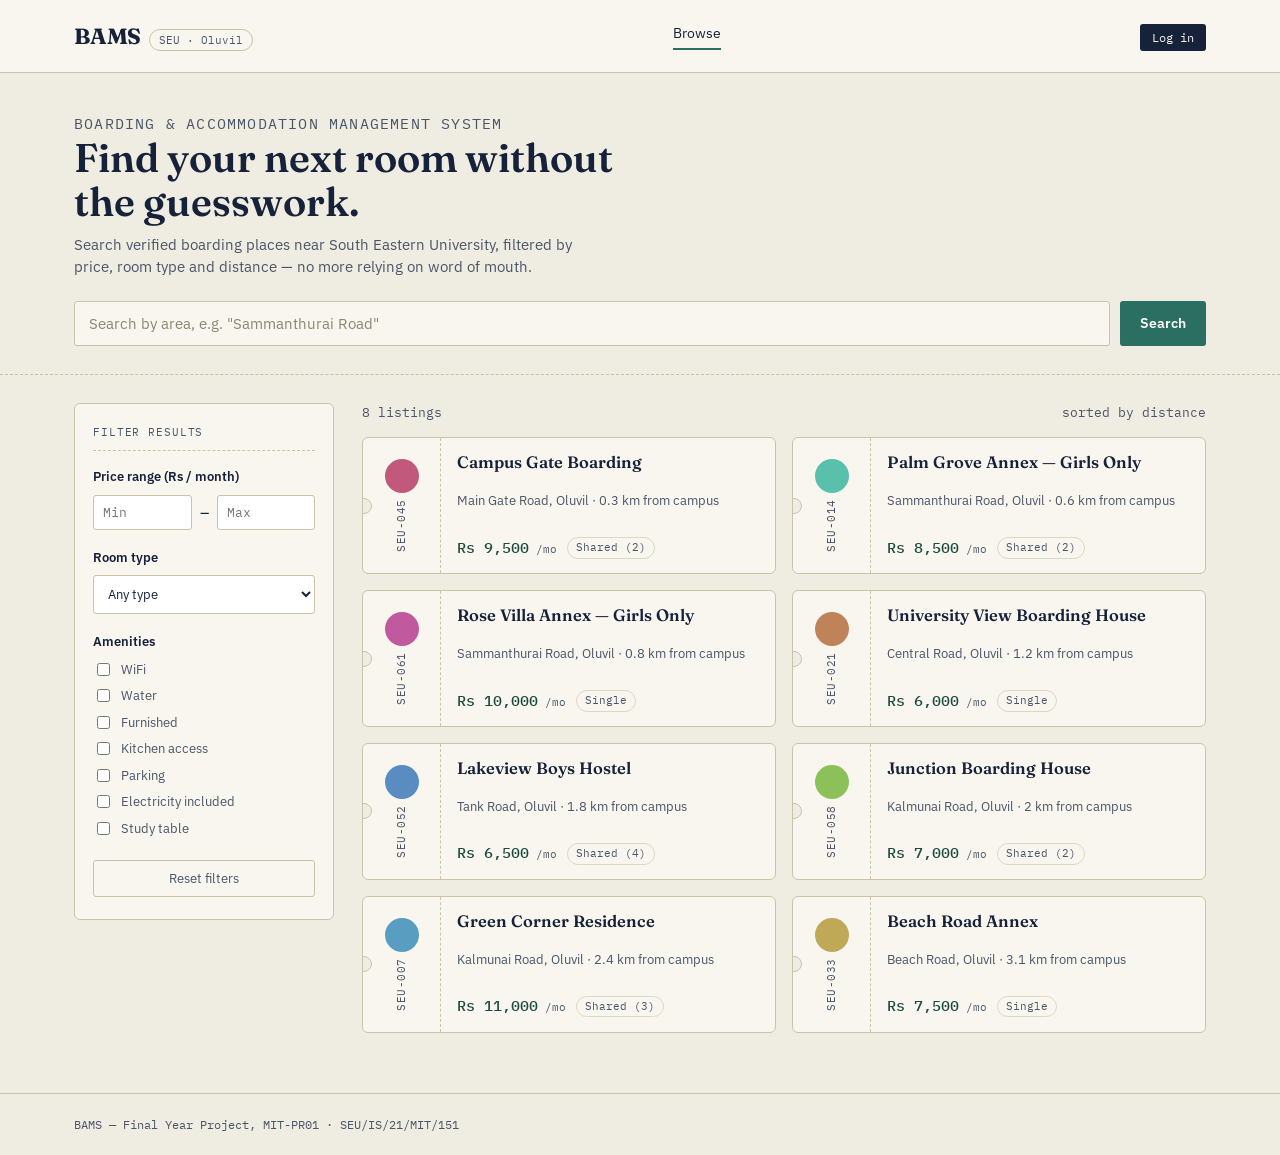
<file: index.html>
<!DOCTYPE html>
<html lang="en">
<head>
<meta charset="UTF-8" />
<meta name="viewport" content="width=device-width, initial-scale=1.0" />
<title>BAMS — Find Boarding Near SEU</title>
<link rel="stylesheet" href="css/style.css" />
</head>
<body>

<header class="site-header">
  <div class="shell">
    <a href="index.html" class="brand">
      <span class="brand-mark">BAMS</span>
      <span class="brand-tag">SEU · Oluvil</span>
    </a>
    <nav class="site-nav" id="site-nav">
      <a href="index.html" class="active">Browse</a>
      <a href="my-inquiries.html" data-nav="inquiries">My Inquiries</a>
      <a href="provider-dashboard.html" data-nav="provider">Provider Dashboard</a>
      <a href="admin.html" data-nav="admin">Admin</a>
    </nav>
    <span id="auth-slot"></span>
  </div>
</header>

<section class="intro">
  <div class="shell">
    <p class="intro-eyebrow">Boarding &amp; Accommodation Management System</p>
    <h1>Find your next room without the guesswork.</h1>
    <p>Search verified boarding places near South Eastern University, filtered by price, room type and distance — no more relying on word of mouth.</p>

    <div class="search-row">
      <input type="text" id="keyword" placeholder="Search by area, e.g. &quot;Sammanthurai Road&quot;" />
      <button class="btn" id="search-btn">Search</button>
    </div>
  </div>
</section>

<div class="shell">
  <div class="browse-grid">

    <aside class="filter-card">
      <p class="filter-card-title">Filter results</p>

      <div class="filter-group">
        <label class="group-label">Price range (Rs / month)</label>
        <div class="price-inputs">
          <input type="number" id="min-price" placeholder="Min" min="0" />
          <span>–</span>
          <input type="number" id="max-price" placeholder="Max" min="0" />
        </div>
      </div>

      <div class="filter-group">
        <label class="group-label" for="room-type">Room type</label>
        <select id="room-type">
          <option value="">Any type</option>
          <option value="Annex">Annex</option>
          <option value="Boarding House">Boarding House</option>
          <option value="Apartment">Apartment</option>
          <option value="Hostel">Hostel</option>
        </select>
      </div>

      <div class="filter-group">
        <label class="group-label">Amenities</label>
        <div class="checkbox-list" id="amenity-list"></div>
      </div>

      <button class="filter-reset" id="reset-btn">Reset filters</button>
    </aside>

    <main>
      <div class="results-meta">
        <span id="results-count">— listings</span>
        <span>sorted by distance</span>
      </div>
      <div class="results-grid" id="results-grid"></div>
    </main>

  </div>
</div>

<footer class="site-footer">
  <div class="shell">BAMS — Final Year Project, MIT-PR01 · SEU/IS/21/MIT/151</div>
</footer>

<script src="js/data.js"></script>
<script src="js/auth.js"></script>
<script src="js/header.js"></script>
<script src="js/app.js"></script>
</body>
</html>
</file>
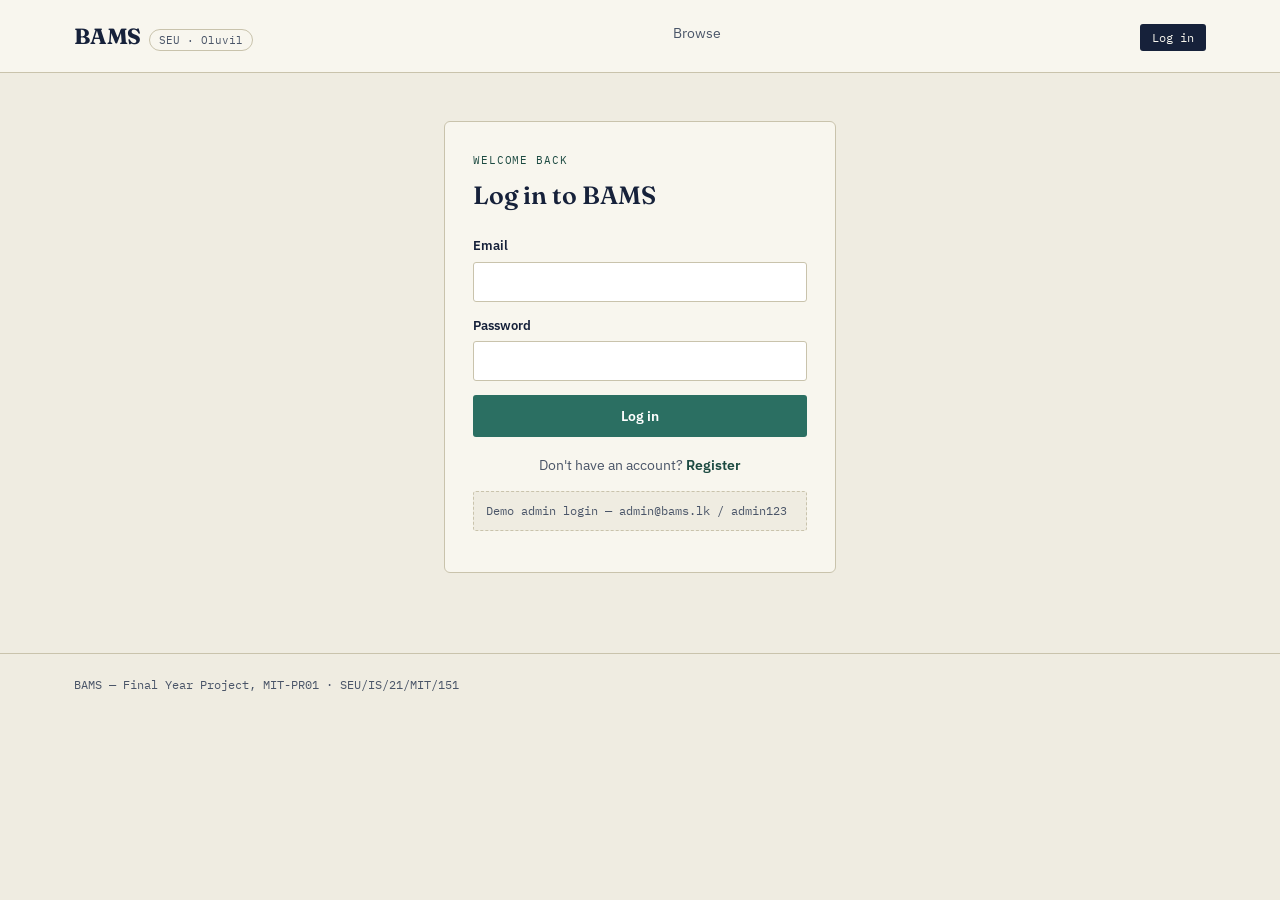
<file: admin.html>
<!DOCTYPE html>
<html lang="en">
<head>
<meta charset="UTF-8" />
<meta name="viewport" content="width=device-width, initial-scale=1.0" />
<title>Admin Panel — BAMS</title>
<link rel="stylesheet" href="css/style.css" />
</head>
<body>

<header class="site-header">
  <div class="shell">
    <a href="index.html" class="brand">
      <span class="brand-mark">BAMS</span>
      <span class="brand-tag">SEU · Oluvil</span>
    </a>
    <nav class="site-nav" id="site-nav">
      <a href="index.html">Browse</a>
      <a href="my-inquiries.html" data-nav="inquiries">My Inquiries</a>
      <a href="provider-dashboard.html" data-nav="provider">Provider Dashboard</a>
      <a href="admin.html" data-nav="admin" class="active">Admin</a>
    </nav>
    <span id="auth-slot"></span>
  </div>
</header>

<div class="shell">
  <div class="dash-header">
    <div>
      <h1>Admin Panel</h1>
      <p>Verify listings, manage accounts, and keep an eye on system activity.</p>
    </div>
  </div>

  <div style="padding: 28px 0 60px;">

    <section class="admin-section">
      <p class="admin-section-title">
        <span>Pending listing approvals</span>
        <span class="count" id="pending-count">0</span>
      </p>
      <div class="admin-list" id="pending-list"></div>
    </section>

    <section class="admin-section">
      <p class="admin-section-title">
        <span>All listings</span>
        <span class="count" id="all-listings-count">0</span>
      </p>
      <div class="admin-list" id="all-listings-list"></div>
    </section>

    <section class="admin-section">
      <p class="admin-section-title">
        <span>User accounts</span>
        <span class="count" id="user-count">0</span>
      </p>
      <div class="admin-list" id="user-list"></div>
    </section>

    <section class="admin-section">
      <p class="admin-section-title">
        <span>Recent activity</span>
        <span class="count" id="activity-count">0</span>
      </p>
      <div class="activity-feed" id="activity-feed"></div>
    </section>

  </div>
</div>

<footer class="site-footer">
  <div class="shell">BAMS — Final Year Project, MIT-PR01 · SEU/IS/21/MIT/151</div>
</footer>

<script src="js/data.js"></script>
<script src="js/auth.js"></script>
<script src="js/header.js"></script>
<script src="js/admin.js"></script>
</body>
</html>
</file>
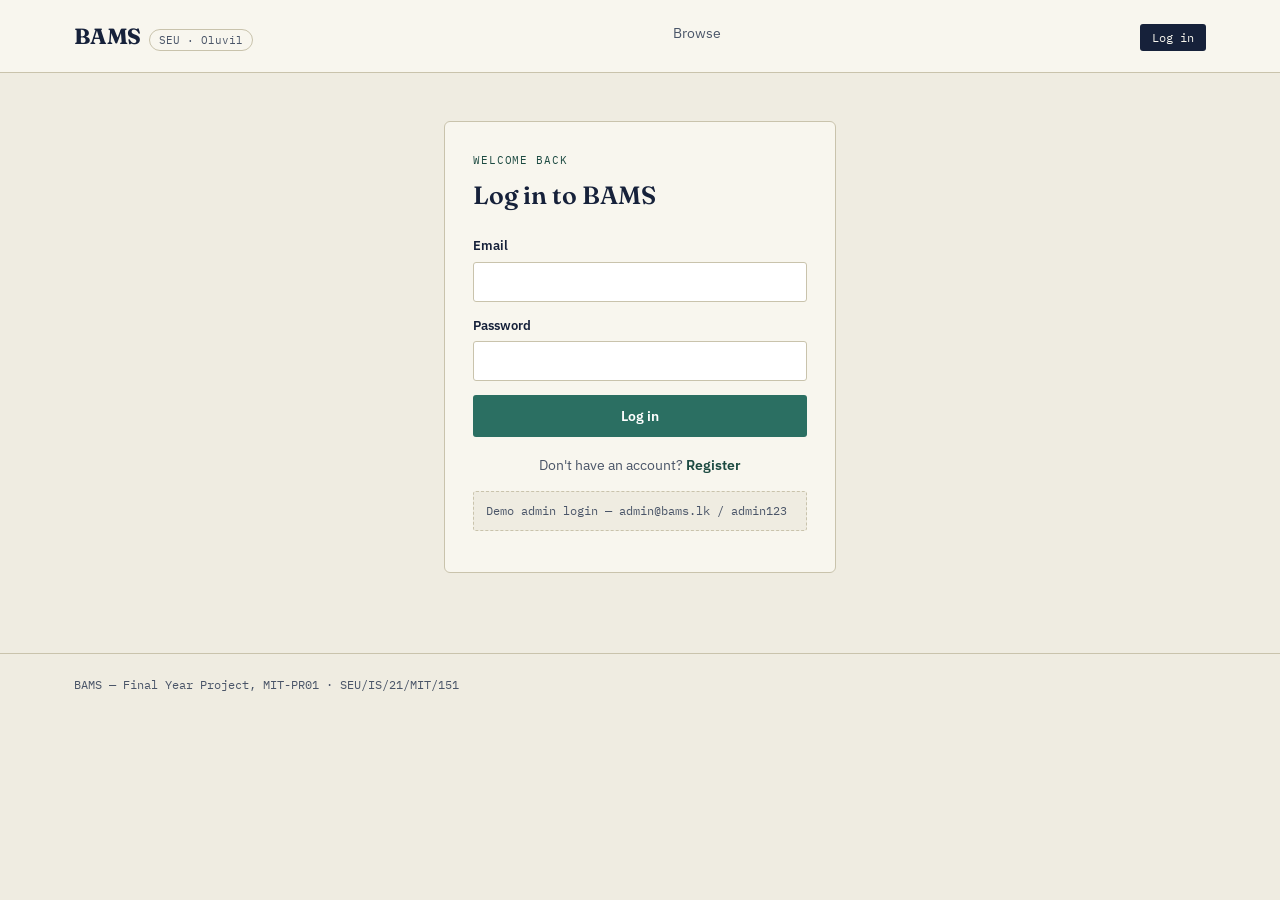
<file: login.html>
<!DOCTYPE html>
<html lang="en">
<head>
<meta charset="UTF-8" />
<meta name="viewport" content="width=device-width, initial-scale=1.0" />
<title>Log In — BAMS</title>
<link rel="stylesheet" href="css/style.css" />
</head>
<body>

<header class="site-header">
  <div class="shell">
    <a href="index.html" class="brand">
      <span class="brand-mark">BAMS</span>
      <span class="brand-tag">SEU · Oluvil</span>
    </a>
    <nav class="site-nav" id="site-nav">
      <a href="index.html">Browse</a>
      <a href="my-inquiries.html" data-nav="inquiries">My Inquiries</a>
      <a href="provider-dashboard.html" data-nav="provider">Provider Dashboard</a>
      <a href="admin.html" data-nav="admin">Admin</a>
    </nav>
    <span id="auth-slot"></span>
  </div>
</header>

<div class="shell">
  <div class="auth-wrap">
    <div class="auth-card">
      <p class="auth-eyebrow">Welcome back</p>
      <h1>Log in to BAMS</h1>

      <div class="auth-error" id="auth-error"></div>

      <form id="login-form">
        <div class="field">
          <label for="login-email">Email</label>
          <input type="email" id="login-email" required />
        </div>
        <div class="field">
          <label for="login-password">Password</label>
          <input type="password" id="login-password" required />
        </div>

        <button type="submit" class="btn" style="width:100%;">Log in</button>
      </form>

      <p class="auth-switch">Don't have an account? <a href="register.html">Register</a></p>

      <p class="auth-hint">Demo admin login — admin@bams.lk / admin123</p>
    </div>
  </div>
</div>

<footer class="site-footer">
  <div class="shell">BAMS — Final Year Project, MIT-PR01 · SEU/IS/21/MIT/151</div>
</footer>

<script src="js/data.js"></script>
<script src="js/auth.js"></script>
<script src="js/header.js"></script>
<script>
  document.getElementById("login-form").addEventListener("submit", (e) => {
    e.preventDefault();
    const errorBox = document.getElementById("auth-error");
    errorBox.classList.remove("show");

    const email = document.getElementById("login-email").value.trim();
    const password = document.getElementById("login-password").value;

    const result = loginUser({ email, password });

    if (!result.ok) {
      errorBox.textContent = result.error;
      errorBox.classList.add("show");
      return;
    }

    // Send each role to their own home base.
    if (result.user.role === "provider") {
      window.location.href = "provider-dashboard.html";
    } else if (result.user.role === "admin") {
      window.location.href = "admin.html";
    } else {
      window.location.href = "index.html";
    }
  });
</script>
</body>
</html>
</file>
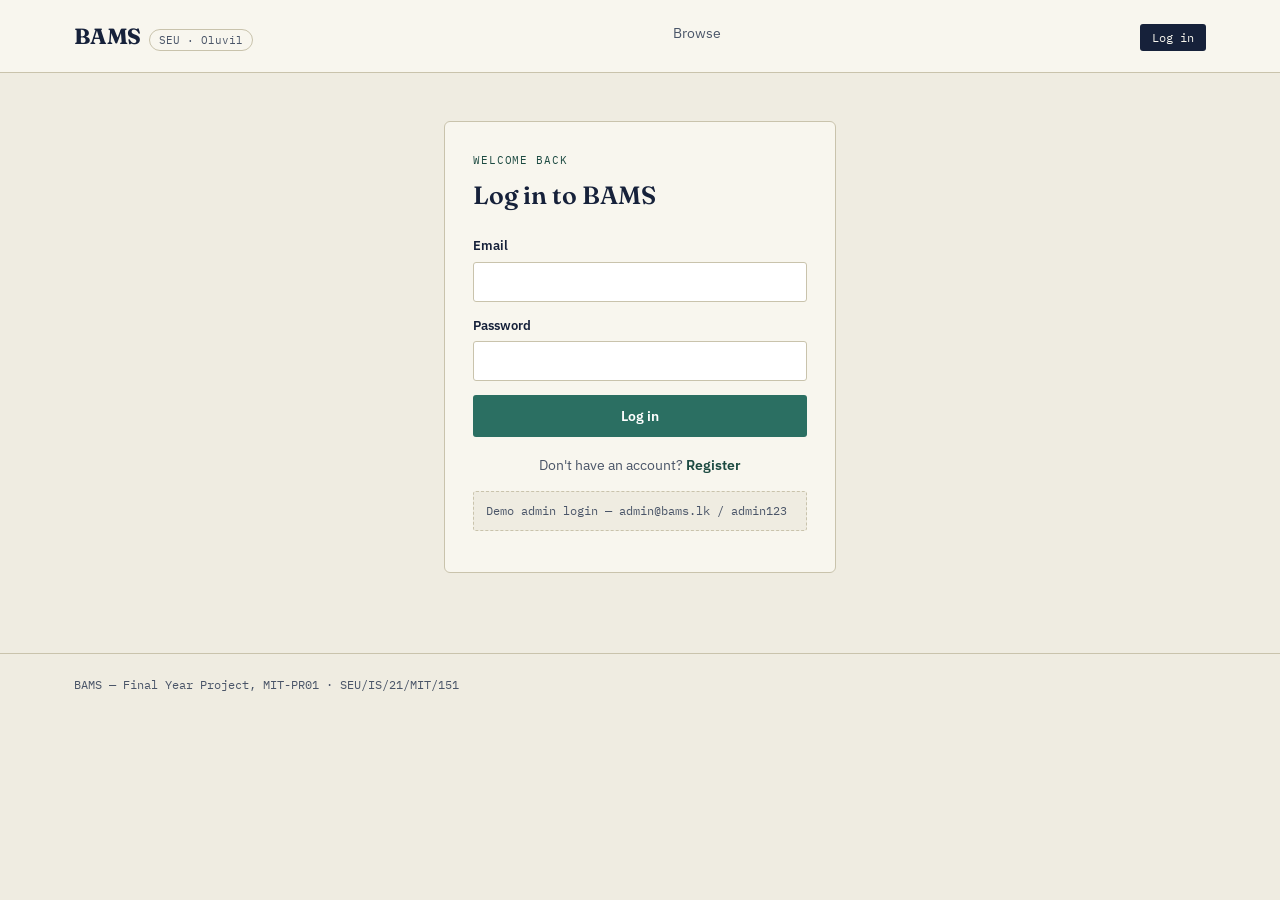
<file: my-inquiries.html>
<!DOCTYPE html>
<html lang="en">
<head>
<meta charset="UTF-8" />
<meta name="viewport" content="width=device-width, initial-scale=1.0" />
<title>My Inquiries — BAMS</title>
<link rel="stylesheet" href="css/style.css" />
</head>
<body>

<header class="site-header">
  <div class="shell">
    <a href="index.html" class="brand">
      <span class="brand-mark">BAMS</span>
      <span class="brand-tag">SEU · Oluvil</span>
    </a>
    <nav class="site-nav" id="site-nav">
      <a href="index.html">Browse</a>
      <a href="my-inquiries.html" data-nav="inquiries" class="active">My Inquiries</a>
      <a href="provider-dashboard.html" data-nav="provider">Provider Dashboard</a>
      <a href="admin.html" data-nav="admin">Admin</a>
    </nav>
    <span id="auth-slot"></span>
  </div>
</header>

<div class="shell">
  <div class="dash-header">
    <div>
      <h1>My Inquiries</h1>
      <p>Messages you've sent to boarding providers, and their replies.</p>
    </div>
  </div>

  <div style="padding: 24px 0 60px; max-width: 720px;" id="inquiries-list"></div>
</div>

<footer class="site-footer">
  <div class="shell">BAMS — Final Year Project, MIT-PR01 · SEU/IS/21/MIT/151</div>
</footer>

<script src="js/data.js"></script>
<script src="js/auth.js"></script>
<script src="js/header.js"></script>
<script>
  const student = requireAuth("student");

  function fmtDate(iso) {
    return new Date(iso).toLocaleDateString(undefined, { day: "numeric", month: "short", year: "numeric" });
  }

  function render() {
    const inquiries = getInquiriesForStudent(student.id);
    const el = document.getElementById("inquiries-list");

    if (inquiries.length === 0) {
      el.innerHTML = `
        <div class="empty-state">
          You haven't sent any inquiries yet. Browse listings and contact a provider to get started.
          <br /><br />
          <a href="index.html" class="btn btn-outline" style="text-decoration:none;">Browse listings</a>
        </div>`;
      return;
    }

    el.innerHTML = inquiries
      .map(
        (i) => `
      <div class="inquiry-thread">
        <div class="thread-top">
          <a href="listing.html?id=${i.listingId}" class="thread-listing">${i.listingTitle} <span style="color:var(--ink-soft); font-weight:400; font-size:13px;">· ${i.listingCode}</span></a>
          <span class="thread-date">${fmtDate(i.submittedAt)}</span>
        </div>
        <div class="bubble bubble-sent">
          <div class="who">You, to ${i.providerName}</div>
          ${i.message}
        </div>
        ${
          i.reply
            ? `<div class="bubble bubble-reply">
                <div class="who">${i.providerName} replied</div>
                ${i.reply.message}
              </div>`
            : `<p class="awaiting-reply">Awaiting reply from the provider…</p>`
        }
      </div>`
      )
      .join("");
  }

  render();
</script>
</body>
</html>
</file>
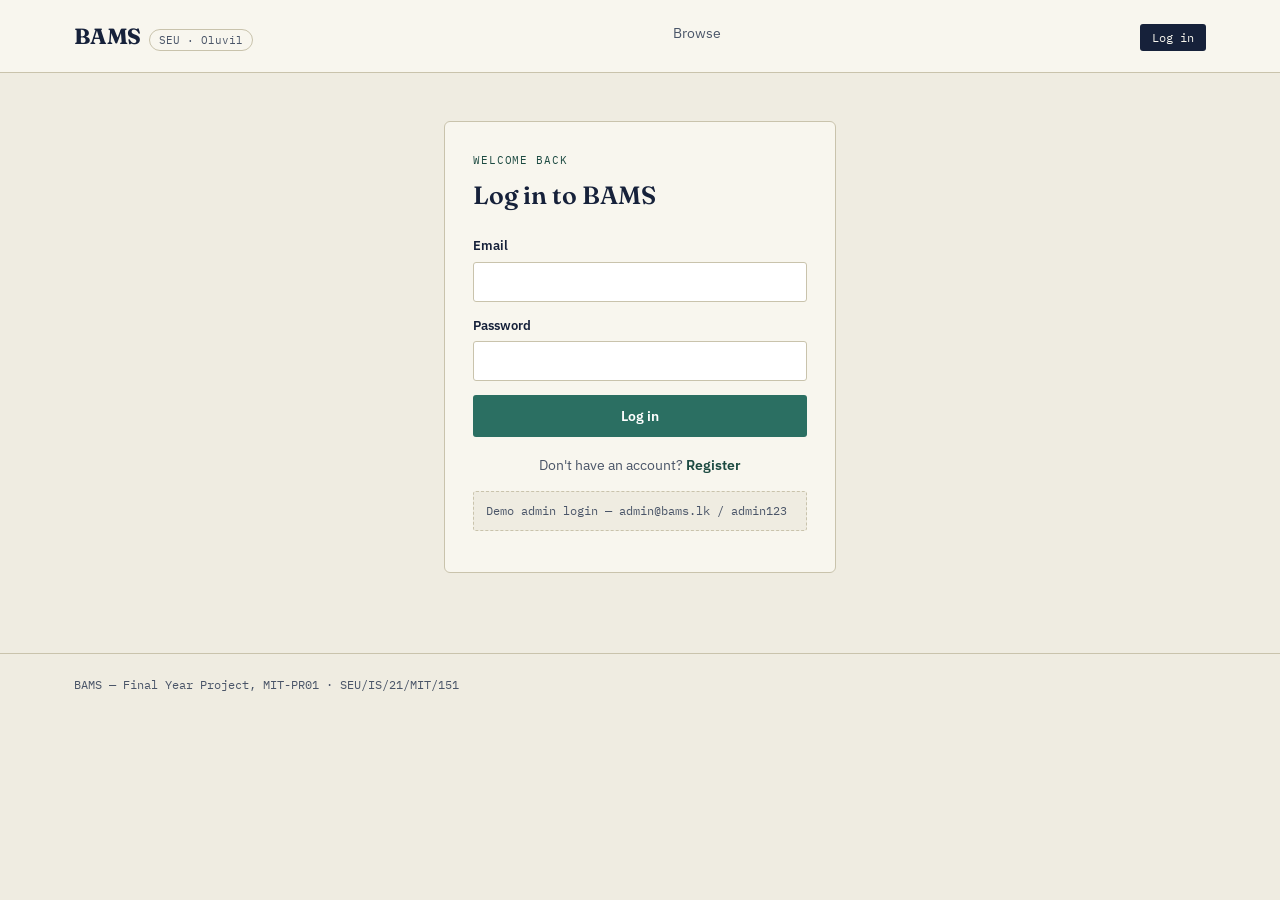
<file: provider-dashboard.html>
<!DOCTYPE html>
<html lang="en">
<head>
<meta charset="UTF-8" />
<meta name="viewport" content="width=device-width, initial-scale=1.0" />
<title>Provider Dashboard — BAMS</title>
<link rel="stylesheet" href="css/style.css" />
</head>
<body>

<header class="site-header">
  <div class="shell">
    <a href="index.html" class="brand">
      <span class="brand-mark">BAMS</span>
      <span class="brand-tag">SEU · Oluvil</span>
    </a>
    <nav class="site-nav" id="site-nav">
      <a href="index.html">Browse</a>
      <a href="my-inquiries.html" data-nav="inquiries">My Inquiries</a>
      <a href="provider-dashboard.html" data-nav="provider" class="active">Provider Dashboard</a>
      <a href="admin.html" data-nav="admin">Admin</a>
    </nav>
    <span id="auth-slot"></span>
  </div>
</header>

<div class="shell">
  <div class="dash-header">
    <div>
      <h1>My Listings</h1>
      <p>Add, edit, and track the approval status of your boarding listings.</p>
    </div>
    <button class="btn" id="add-listing-btn">+ Add new listing</button>
  </div>

  <div id="form-panel-slot"></div>

  <div class="dash-grid" id="listings-list"></div>

  <div class="dash-header" style="padding-top: 8px;">
    <div>
      <h1 style="font-size: 22px;">Inquiries</h1>
      <p>Messages from students about your listings.</p>
    </div>
  </div>
  <div style="padding: 24px 0 60px; max-width: 720px;" id="inquiries-list"></div>
</div>

<footer class="site-footer">
  <div class="shell">BAMS — Final Year Project, MIT-PR01 · SEU/IS/21/MIT/151</div>
</footer>

<script src="js/data.js"></script>
<script src="js/auth.js"></script>
<script src="js/header.js"></script>
<script src="js/provider.js"></script>
</body>
</html>
</file>
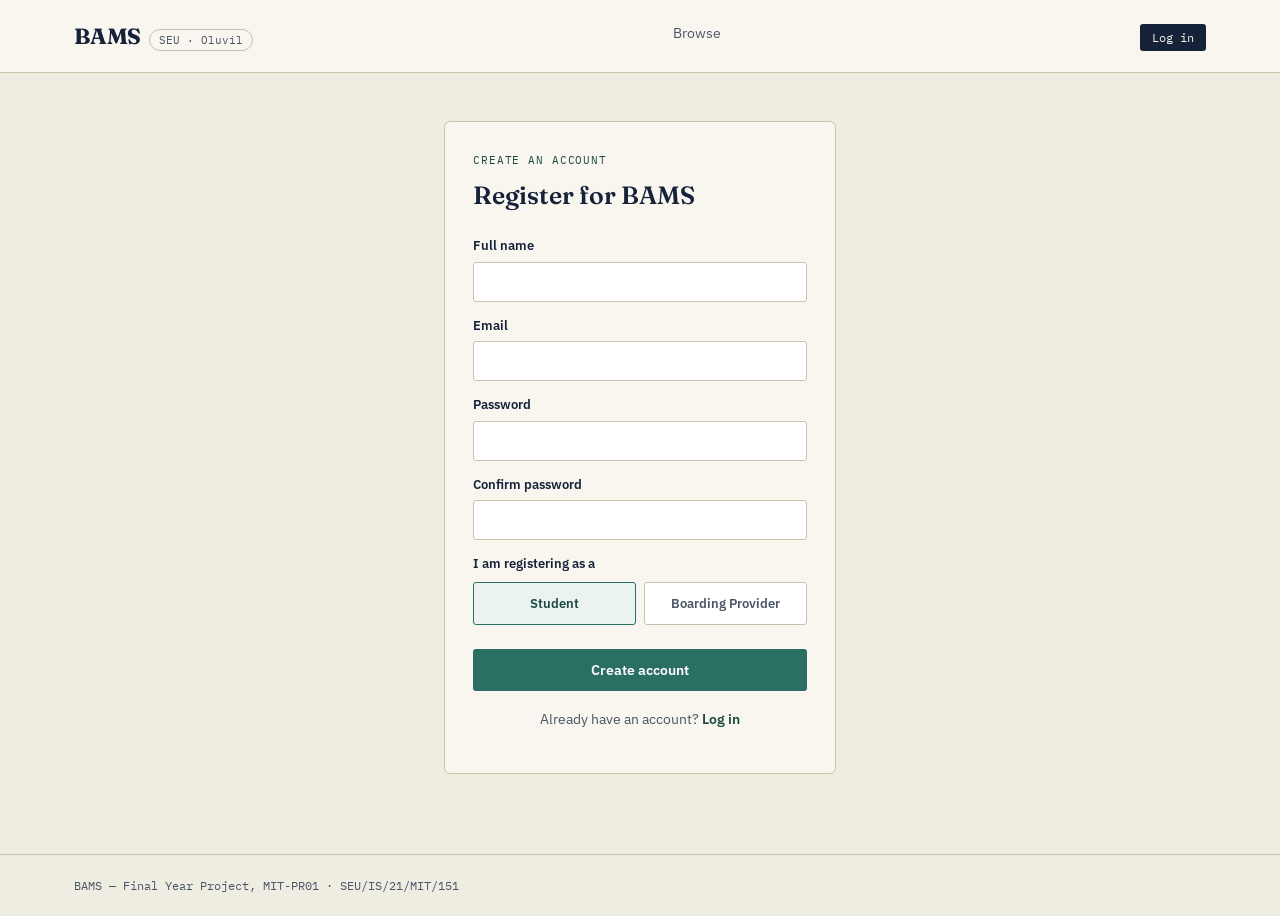
<file: register.html>
<!DOCTYPE html>
<html lang="en">
<head>
<meta charset="UTF-8" />
<meta name="viewport" content="width=device-width, initial-scale=1.0" />
<title>Register — BAMS</title>
<link rel="stylesheet" href="css/style.css" />
</head>
<body>

<header class="site-header">
  <div class="shell">
    <a href="index.html" class="brand">
      <span class="brand-mark">BAMS</span>
      <span class="brand-tag">SEU · Oluvil</span>
    </a>
    <nav class="site-nav" id="site-nav">
      <a href="index.html">Browse</a>
      <a href="my-inquiries.html" data-nav="inquiries">My Inquiries</a>
      <a href="provider-dashboard.html" data-nav="provider">Provider Dashboard</a>
      <a href="admin.html" data-nav="admin">Admin</a>
    </nav>
    <span id="auth-slot"></span>
  </div>
</header>

<div class="shell">
  <div class="auth-wrap">
    <div class="auth-card">
      <p class="auth-eyebrow">Create an account</p>
      <h1>Register for BAMS</h1>

      <div class="auth-error" id="auth-error"></div>

      <form id="register-form">
        <div class="field">
          <label for="reg-name">Full name</label>
          <input type="text" id="reg-name" required />
        </div>
        <div class="field">
          <label for="reg-email">Email</label>
          <input type="email" id="reg-email" required />
        </div>
        <div class="field">
          <label for="reg-password">Password</label>
          <input type="password" id="reg-password" required minlength="6" />
        </div>
        <div class="field">
          <label for="reg-confirm">Confirm password</label>
          <input type="password" id="reg-confirm" required minlength="6" />
        </div>

        <div class="field">
          <label class="group-label" style="margin-bottom:8px; display:block;">I am registering as a</label>
          <div class="role-toggle">
            <label>
              <input type="radio" name="role" value="student" checked />
              <span>Student</span>
            </label>
            <label>
              <input type="radio" name="role" value="provider" />
              <span>Boarding Provider</span>
            </label>
          </div>
        </div>

        <button type="submit" class="btn" style="width:100%;">Create account</button>
      </form>

      <p class="auth-switch">Already have an account? <a href="login.html">Log in</a></p>
    </div>
  </div>
</div>

<footer class="site-footer">
  <div class="shell">BAMS — Final Year Project, MIT-PR01 · SEU/IS/21/MIT/151</div>
</footer>

<script src="js/data.js"></script>
<script src="js/auth.js"></script>
<script src="js/header.js"></script>
<script>
  document.getElementById("register-form").addEventListener("submit", (e) => {
    e.preventDefault();
    const errorBox = document.getElementById("auth-error");
    errorBox.classList.remove("show");

    const name = document.getElementById("reg-name").value.trim();
    const email = document.getElementById("reg-email").value.trim();
    const password = document.getElementById("reg-password").value;
    const confirm = document.getElementById("reg-confirm").value;
    const role = document.querySelector('input[name="role"]:checked').value;

    if (password !== confirm) {
      errorBox.textContent = "Passwords don't match.";
      errorBox.classList.add("show");
      return;
    }

    const result = registerUser({ name, email, password, role });

    if (!result.ok) {
      errorBox.textContent = result.error;
      errorBox.classList.add("show");
      return;
    }

    // Send each role to their own home base.
    if (role === "provider") {
      window.location.href = "provider-dashboard.html";
    } else {
      window.location.href = "index.html";
    }
  });
</script>
</body>
</html>
</file>
<file: css/style.css>
@import url("https://fonts.googleapis.com/css2?family=Fraunces:opsz,wght@9..144,500;9..144,600;9..144,700&family=IBM+Plex+Sans:wght@400;500;600&family=IBM+Plex+Mono:wght@400;500&display=swap");

:root {
  --ink: #16213a;
  --ink-soft: #4a5568;
  --paper: #efece1;
  --paper-raised: #f8f6ee;
  --line: #c9c3ac;
  --line-soft: #ddd8c4;
  --teal: #2b6f62;
  --teal-dark: #1c4a41;
  --marigold: #c9861f;
  --coral: #b64a34;

  --display: "Fraunces", ui-serif, serif;
  --sans: "IBM Plex Sans", ui-sans-serif, system-ui, sans-serif;
  --mono: "IBM Plex Mono", ui-monospace, monospace;

  --radius-sm: 3px;
  --radius: 6px;
}

* { box-sizing: border-box; }

html { -webkit-text-size-adjust: 100%; }

body {
  margin: 0;
  background: var(--paper);
  color: var(--ink);
  font-family: var(--sans);
  line-height: 1.5;
}

a { color: inherit; }

:focus-visible {
  outline: 2px solid var(--teal);
  outline-offset: 2px;
}

@media (prefers-reduced-motion: reduce) {
  *, *::before, *::after {
    animation-duration: 0.001ms !important;
    transition-duration: 0.001ms !important;
  }
}

/* ---------- layout shell ---------- */

.shell {
  max-width: 1180px;
  margin: 0 auto;
  padding: 0 24px;
}

/* ---------- header ---------- */

.site-header {
  border-bottom: 1px solid var(--line);
  background: var(--paper-raised);
}

.site-header .shell {
  display: flex;
  align-items: center;
  justify-content: space-between;
  height: 72px;
}

.brand {
  display: flex;
  align-items: baseline;
  gap: 8px;
  text-decoration: none;
  color: var(--ink);
}

.brand-mark {
  font-family: var(--display);
  font-weight: 700;
  font-size: 22px;
  letter-spacing: -0.01em;
}

.brand-tag {
  font-family: var(--mono);
  font-size: 11px;
  color: var(--ink-soft);
  border: 1px solid var(--line);
  border-radius: 999px;
  padding: 2px 9px;
}

.site-nav {
  display: flex;
  gap: 28px;
  font-size: 14px;
}

.site-nav a {
  text-decoration: none;
  color: var(--ink-soft);
  padding-bottom: 4px;
  border-bottom: 2px solid transparent;
}

.site-nav a.active,
.site-nav a:hover {
  color: var(--ink);
  border-bottom-color: var(--teal);
}

.role-pill {
  font-family: var(--mono);
  font-size: 12px;
  background: var(--ink);
  color: var(--paper-raised);
  padding: 6px 12px;
  border-radius: var(--radius-sm);
  text-decoration: none;
}

/* ---------- hero / intro strip ---------- */

.intro {
  padding: 40px 0 28px;
  border-bottom: 1px dashed var(--line);
}

.intro-eyebrow {
  font-family: var(--mono);
  font-size: 12px;
  color: var(--teal-dark);
  text-transform: uppercase;
  letter-spacing: 0.08em;
  margin: 0 0 10px;
}

.intro h1 {
  font-family: var(--display);
  font-weight: 600;
  font-size: clamp(28px, 4vw, 40px);
  line-height: 1.1;
  margin: 0 0 10px;
  max-width: 20ch;
}

.intro p {
  color: var(--ink-soft);
  max-width: 56ch;
  margin: 0;
  font-size: 15px;
}

/* ---------- search bar ---------- */

.search-row {
  display: flex;
  gap: 10px;
  margin-top: 22px;
  flex-wrap: wrap;
}

.search-row input[type="text"] {
  flex: 1 1 260px;
  font-family: var(--sans);
  font-size: 15px;
  padding: 12px 14px;
  border: 1px solid var(--line);
  border-radius: var(--radius-sm);
  background: var(--paper-raised);
  color: var(--ink);
}

.search-row input[type="text"]::placeholder { color: #8b8672; }

.btn {
  font-family: var(--sans);
  font-weight: 600;
  font-size: 14px;
  border: none;
  border-radius: var(--radius-sm);
  padding: 12px 20px;
  cursor: pointer;
  background: var(--teal);
  color: #fff;
  transition: background 0.15s ease;
}

.btn:hover { background: var(--teal-dark); }

.btn-outline {
  background: transparent;
  border: 1px solid var(--ink);
  color: var(--ink);
}

.btn-outline:hover { background: var(--ink); color: var(--paper-raised); }

/* ---------- main grid: filters + results ---------- */

.browse-grid {
  display: grid;
  grid-template-columns: 260px 1fr;
  gap: 28px;
  padding: 28px 0 60px;
  align-items: start;
}

@media (max-width: 860px) {
  .browse-grid { grid-template-columns: 1fr; }
}

/* filter panel styled as a library index-card box */
.filter-card {
  background: var(--paper-raised);
  border: 1px solid var(--line);
  border-radius: var(--radius);
  padding: 20px 18px 22px;
  position: sticky;
  top: 20px;
}

.filter-card-title {
  font-family: var(--mono);
  font-size: 11px;
  text-transform: uppercase;
  letter-spacing: 0.08em;
  color: var(--ink-soft);
  margin: 0 0 16px;
  padding-bottom: 10px;
  border-bottom: 1px dashed var(--line);
}

.filter-group { margin-bottom: 18px; }

.filter-group label.group-label {
  display: block;
  font-size: 13px;
  font-weight: 600;
  margin-bottom: 8px;
}

.price-inputs { display: flex; gap: 8px; align-items: center; }

.price-inputs input {
  width: 100%;
  font-family: var(--mono);
  font-size: 13px;
  padding: 8px 9px;
  border: 1px solid var(--line);
  border-radius: var(--radius-sm);
  background: #fff;
}

.filter-card select {
  width: 100%;
  font-family: var(--sans);
  font-size: 13px;
  padding: 9px 10px;
  border: 1px solid var(--line);
  border-radius: var(--radius-sm);
  background: #fff;
  color: var(--ink);
}

.checkbox-list { display: flex; flex-direction: column; gap: 7px; }

.checkbox-list label {
  display: flex;
  align-items: center;
  gap: 8px;
  font-size: 13px;
  color: var(--ink-soft);
  cursor: pointer;
}

.checkbox-list input { accent-color: var(--teal); }

.filter-reset {
  width: 100%;
  margin-top: 4px;
  background: transparent;
  border: 1px solid var(--line);
  color: var(--ink-soft);
  font-family: var(--sans);
  font-size: 13px;
  padding: 9px;
  border-radius: var(--radius-sm);
  cursor: pointer;
}

.filter-reset:hover { border-color: var(--ink); color: var(--ink); }

/* ---------- results ---------- */

.results-meta {
  display: flex;
  justify-content: space-between;
  align-items: baseline;
  margin-bottom: 16px;
  font-family: var(--mono);
  font-size: 12.5px;
  color: var(--ink-soft);
}

.results-grid {
  display: grid;
  grid-template-columns: repeat(2, 1fr);
  gap: 16px;
}

@media (max-width: 640px) {
  .results-grid { grid-template-columns: 1fr; }
}

/* ---------- signature: key-tag listing card ---------- */

.tag-card {
  display: flex;
  background: var(--paper-raised);
  border: 1px solid var(--line);
  border-radius: var(--radius);
  overflow: hidden;
  text-decoration: none;
  color: var(--ink);
  position: relative;
  transition: transform 0.15s ease, box-shadow 0.15s ease;
}

.tag-card:hover {
  transform: translateY(-2px);
  box-shadow: 0 6px 18px rgba(22, 33, 58, 0.1);
}

.tag-stub {
  width: 78px;
  flex-shrink: 0;
  display: flex;
  flex-direction: column;
  align-items: center;
  justify-content: center;
  gap: 6px;
  border-right: 1px dashed var(--line);
  position: relative;
  padding: 10px 4px;
}

.tag-stub::before {
  content: "";
  position: absolute;
  left: -7px;
  top: 50%;
  transform: translateY(-50%);
  width: 14px;
  height: 14px;
  border-radius: 50%;
  background: var(--paper);
  border: 1px solid var(--line);
}

.tag-code {
  font-family: var(--mono);
  font-size: 11px;
  color: var(--ink-soft);
  writing-mode: vertical-rl;
  transform: rotate(180deg);
  letter-spacing: 0.05em;
}

.tag-swatch {
  width: 34px;
  height: 34px;
  border-radius: 50%;
}

.tag-body {
  flex: 1;
  padding: 14px 16px;
  display: flex;
  flex-direction: column;
  gap: 6px;
}

.tag-title {
  font-family: var(--display);
  font-weight: 600;
  font-size: 16.5px;
  line-height: 1.25;
  margin: 0;
}

.tag-location {
  font-size: 12.5px;
  color: var(--ink-soft);
}

.tag-meta-row {
  display: flex;
  align-items: center;
  gap: 10px;
  margin-top: auto;
  padding-top: 8px;
}

.tag-price {
  font-family: var(--mono);
  font-weight: 500;
  font-size: 15px;
  color: var(--teal-dark);
}

.tag-price span {
  font-size: 11px;
  color: var(--ink-soft);
  font-weight: 400;
}

.tag-pill {
  font-family: var(--mono);
  font-size: 10.5px;
  border: 1px solid var(--line-soft);
  border-radius: 999px;
  padding: 2px 8px;
  color: var(--ink-soft);
}

.empty-state {
  grid-column: 1 / -1;
  border: 1px dashed var(--line);
  border-radius: var(--radius);
  padding: 40px 20px;
  text-align: center;
  color: var(--ink-soft);
  font-size: 14px;
}

/* ---------- listing detail page ---------- */

.detail-wrap {
  display: grid;
  grid-template-columns: 1.3fr 1fr;
  gap: 36px;
  padding: 32px 0 60px;
}

@media (max-width: 860px) {
  .detail-wrap { grid-template-columns: 1fr; }
}

.back-link {
  display: inline-block;
  font-size: 13px;
  color: var(--ink-soft);
  text-decoration: none;
  margin: 22px 0 0;
}

.back-link:hover { color: var(--ink); }

.detail-photo {
  aspect-ratio: 16 / 10;
  border-radius: var(--radius);
  border: 1px solid var(--line);
  display: flex;
  align-items: flex-end;
  padding: 18px;
  position: relative;
  overflow: hidden;
}

.detail-photo .code-stamp {
  font-family: var(--mono);
  font-size: 12px;
  background: rgba(255, 255, 255, 0.85);
  color: var(--ink);
  padding: 4px 10px;
  border-radius: var(--radius-sm);
  border: 1px solid rgba(0, 0, 0, 0.1);
}

.spec-sheet {
  margin-top: 22px;
  border: 1px solid var(--line);
  border-radius: var(--radius);
  background: var(--paper-raised);
}

.spec-sheet-title {
  font-family: var(--mono);
  font-size: 11px;
  text-transform: uppercase;
  letter-spacing: 0.08em;
  color: var(--ink-soft);
  padding: 14px 18px;
  border-bottom: 1px dashed var(--line);
}

.spec-row {
  display: flex;
  justify-content: space-between;
  padding: 11px 18px;
  font-size: 13.5px;
  border-bottom: 1px solid var(--line-soft);
}

.spec-row:last-child { border-bottom: none; }

.spec-row dt { color: var(--ink-soft); }
.spec-row dd { margin: 0; font-weight: 500; }

.detail-title {
  font-family: var(--display);
  font-weight: 600;
  font-size: 30px;
  line-height: 1.15;
  margin: 18px 0 6px;
}

.detail-location {
  color: var(--ink-soft);
  font-size: 14px;
  margin-bottom: 16px;
}

.detail-price {
  font-family: var(--mono);
  font-size: 22px;
  color: var(--teal-dark);
  margin-bottom: 18px;
}

.detail-price span { font-size: 13px; color: var(--ink-soft); }

.amenity-row {
  display: flex;
  flex-wrap: wrap;
  gap: 8px;
  margin-bottom: 20px;
}

.detail-desc {
  font-size: 14.5px;
  color: var(--ink-soft);
  line-height: 1.7;
  margin-bottom: 24px;
}

.provider-card {
  border: 1px solid var(--line);
  border-radius: var(--radius);
  padding: 16px 18px;
  background: var(--paper-raised);
  margin-bottom: 24px;
}

.provider-card .label {
  font-family: var(--mono);
  font-size: 11px;
  text-transform: uppercase;
  letter-spacing: 0.06em;
  color: var(--ink-soft);
  margin-bottom: 6px;
}

/* ---------- inquiry form ---------- */

.inquiry-card {
  border: 1px solid var(--line);
  border-radius: var(--radius);
  padding: 22px;
  background: var(--paper-raised);
}

.inquiry-card h2 {
  font-family: var(--display);
  font-size: 19px;
  margin: 0 0 4px;
}

.inquiry-card .sub {
  font-size: 13px;
  color: var(--ink-soft);
  margin-bottom: 16px;
}

.field { margin-bottom: 14px; }

.field label {
  display: block;
  font-size: 13px;
  font-weight: 600;
  margin-bottom: 6px;
}

.field input,
.field textarea {
  width: 100%;
  font-family: var(--sans);
  font-size: 14px;
  padding: 10px 12px;
  border: 1px solid var(--line);
  border-radius: var(--radius-sm);
  background: #fff;
  color: var(--ink);
  resize: vertical;
}

.inquiry-confirm {
  display: none;
  border: 1px solid var(--teal);
  background: #eaf3f0;
  color: var(--teal-dark);
  border-radius: var(--radius-sm);
  padding: 12px 14px;
  font-size: 13.5px;
  margin-top: 12px;
}

.inquiry-confirm.show { display: block; }

/* ---------- auth pages ---------- */

.auth-wrap {
  max-width: 440px;
  margin: 0 auto;
  padding: 48px 24px 80px;
}

.auth-card {
  border: 1px solid var(--line);
  border-radius: var(--radius);
  background: var(--paper-raised);
  padding: 30px 28px;
}

.auth-eyebrow {
  font-family: var(--mono);
  font-size: 11px;
  text-transform: uppercase;
  letter-spacing: 0.08em;
  color: var(--teal-dark);
  margin: 0 0 8px;
}

.auth-card h1 {
  font-family: var(--display);
  font-weight: 600;
  font-size: 25px;
  margin: 0 0 22px;
}

.role-toggle {
  display: flex;
  gap: 8px;
  margin-bottom: 18px;
}

.role-toggle label {
  flex: 1;
  text-align: center;
  border: 1px solid var(--line);
  border-radius: var(--radius-sm);
  padding: 11px 8px;
  font-size: 13px;
  font-weight: 600;
  color: var(--ink-soft);
  cursor: pointer;
  background: #fff;
}

.role-toggle input {
  position: absolute;
  opacity: 0;
  pointer-events: none;
}

.role-toggle input:checked + span {
  color: inherit;
}

.role-toggle label:has(input:checked) {
  border-color: var(--teal);
  background: #eaf3f0;
  color: var(--teal-dark);
}

.auth-error {
  display: none;
  border: 1px solid var(--coral);
  background: #fbeae6;
  color: #8a3521;
  border-radius: var(--radius-sm);
  padding: 10px 12px;
  font-size: 13px;
  margin-bottom: 16px;
}

.auth-error.show { display: block; }

.auth-switch {
  text-align: center;
  font-size: 13.5px;
  color: var(--ink-soft);
  margin-top: 18px;
}

.auth-switch a { color: var(--teal-dark); font-weight: 600; text-decoration: none; }
.auth-switch a:hover { text-decoration: underline; }

.auth-hint {
  font-family: var(--mono);
  font-size: 11.5px;
  color: var(--ink-soft);
  background: var(--paper);
  border: 1px dashed var(--line);
  border-radius: var(--radius-sm);
  padding: 10px 12px;
  margin-top: 16px;
}

/* ---------- provider dashboard ---------- */

.dash-header {
  display: flex;
  justify-content: space-between;
  align-items: flex-end;
  padding: 34px 0 20px;
  border-bottom: 1px dashed var(--line);
}

.dash-header h1 {
  font-family: var(--display);
  font-weight: 600;
  font-size: 27px;
  margin: 0 0 4px;
}

.dash-header p {
  color: var(--ink-soft);
  font-size: 13.5px;
  margin: 0;
}

.dash-grid {
  display: grid;
  grid-template-columns: 1fr;
  gap: 14px;
  padding: 24px 0 60px;
}

.status-pill {
  font-family: var(--mono);
  font-size: 10.5px;
  text-transform: uppercase;
  letter-spacing: 0.04em;
  padding: 3px 9px;
  border-radius: 999px;
  border: 1px solid transparent;
}

.status-pending { background: #fbf1e0; color: #92660f; border-color: #ecd8a6; }
.status-approved { background: #eaf3f0; color: var(--teal-dark); border-color: #bfd9d1; }
.status-rejected { background: #fbeae6; color: #8a3521; border-color: #ecc4b8; }

.listing-row {
  display: flex;
  align-items: center;
  gap: 16px;
  background: var(--paper-raised);
  border: 1px solid var(--line);
  border-radius: var(--radius);
  padding: 14px 16px;
}

.listing-row .swatch {
  width: 44px;
  height: 44px;
  border-radius: 50%;
  flex-shrink: 0;
}

.listing-row .info { flex: 1; min-width: 0; }

.listing-row .title-line {
  display: flex;
  align-items: center;
  gap: 10px;
  margin-bottom: 3px;
}

.listing-row .title-line strong {
  font-family: var(--display);
  font-size: 16px;
  font-weight: 600;
}

.listing-row .meta {
  font-size: 12.5px;
  color: var(--ink-soft);
}

.listing-row .price {
  font-family: var(--mono);
  font-size: 14px;
  color: var(--teal-dark);
  white-space: nowrap;
}

.listing-row .actions {
  display: flex;
  gap: 8px;
  flex-shrink: 0;
}

.icon-btn {
  font-family: var(--sans);
  font-size: 12.5px;
  font-weight: 600;
  border: 1px solid var(--line);
  background: #fff;
  color: var(--ink-soft);
  border-radius: var(--radius-sm);
  padding: 7px 12px;
  cursor: pointer;
}

.icon-btn:hover { border-color: var(--ink); color: var(--ink); }
.icon-btn.danger:hover { border-color: var(--coral); color: var(--coral); }

.form-panel {
  border: 1px solid var(--line);
  border-radius: var(--radius);
  background: var(--paper-raised);
  padding: 24px 26px;
  margin-bottom: 24px;
}

.form-panel h2 {
  font-family: var(--display);
  font-size: 20px;
  margin: 0 0 18px;
}

.form-grid {
  display: grid;
  grid-template-columns: 1fr 1fr;
  gap: 14px;
}

.form-grid .span-2 { grid-column: 1 / -1; }

@media (max-width: 640px) {
  .form-grid { grid-template-columns: 1fr; }
}

.form-panel select {
  width: 100%;
  font-family: var(--sans);
  font-size: 14px;
  padding: 10px 12px;
  border: 1px solid var(--line);
  border-radius: var(--radius-sm);
  background: #fff;
  color: var(--ink);
}

.amenity-check-grid {
  display: flex;
  flex-wrap: wrap;
  gap: 10px 18px;
}

.amenity-check-grid label {
  display: flex;
  align-items: center;
  gap: 7px;
  width: calc(33.333% - 12px);
  font-size: 13px;
  color: var(--ink-soft);
}

.amenity-check-grid label input[type="checkbox"] {
  width: 16px;
  flex: 0 0 16px;
  accent-color: var(--teal);
}

@media (max-width: 640px) {
  .amenity-check-grid label { width: calc(50% - 9px); }
}

.amenity-check-grid input { accent-color: var(--teal); }

.form-actions {
  display: flex;
  gap: 10px;
  margin-top: 18px;
}

/* ---------- admin panel ---------- */

.admin-section {
  margin-bottom: 36px;
}

.admin-section-title {
  font-family: var(--mono);
  font-size: 11px;
  text-transform: uppercase;
  letter-spacing: 0.08em;
  color: var(--ink-soft);
  margin: 0 0 14px;
  padding-bottom: 10px;
  border-bottom: 1px dashed var(--line);
  display: flex;
  justify-content: space-between;
  align-items: baseline;
}

.admin-section-title .count {
  font-weight: 500;
  color: var(--ink);
}

.admin-list {
  display: flex;
  flex-direction: column;
  gap: 10px;
}

.role-badge {
  font-family: var(--mono);
  font-size: 10.5px;
  text-transform: uppercase;
  padding: 3px 8px;
  border-radius: 999px;
  background: var(--paper);
  border: 1px solid var(--line-soft);
  color: var(--ink-soft);
}

.user-row {
  display: flex;
  align-items: center;
  gap: 14px;
  background: var(--paper-raised);
  border: 1px solid var(--line);
  border-radius: var(--radius);
  padding: 13px 16px;
}

.user-row .info { flex: 1; min-width: 0; }

.user-row .name-line {
  display: flex;
  align-items: center;
  gap: 9px;
  margin-bottom: 2px;
}

.user-row .name-line strong { font-size: 14.5px; }

.user-row .email { font-size: 12.5px; color: var(--ink-soft); }

.activity-feed {
  border: 1px solid var(--line);
  border-radius: var(--radius);
  background: var(--paper-raised);
  overflow: hidden;
}

.activity-row {
  display: flex;
  gap: 14px;
  padding: 11px 16px;
  font-size: 13px;
  border-bottom: 1px solid var(--line-soft);
}

.activity-row:last-child { border-bottom: none; }

.activity-row .time {
  font-family: var(--mono);
  font-size: 11.5px;
  color: var(--ink-soft);
  white-space: nowrap;
  padding-top: 1px;
}

.activity-row .action { font-weight: 600; }
.activity-row .detail { color: var(--ink-soft); }

/* ---------- inquiry threads (My Inquiries + provider replies) ---------- */

.inquiry-thread {
  border: 1px solid var(--line);
  border-radius: var(--radius);
  background: var(--paper-raised);
  padding: 16px 18px;
  margin-bottom: 12px;
}

.inquiry-thread .thread-top {
  display: flex;
  justify-content: space-between;
  align-items: baseline;
  gap: 12px;
  margin-bottom: 10px;
}

.inquiry-thread .thread-listing {
  font-family: var(--display);
  font-weight: 600;
  font-size: 15.5px;
  text-decoration: none;
  color: var(--ink);
}

.inquiry-thread .thread-listing:hover { color: var(--teal-dark); }

.inquiry-thread .thread-date {
  font-family: var(--mono);
  font-size: 11px;
  color: var(--ink-soft);
  white-space: nowrap;
}

.bubble {
  border-radius: var(--radius-sm);
  padding: 10px 13px;
  font-size: 13.5px;
  line-height: 1.5;
  margin-bottom: 8px;
}

.bubble-sent {
  background: #fff;
  border: 1px solid var(--line-soft);
}

.bubble-sent .who {
  font-size: 11px;
  font-weight: 600;
  color: var(--ink-soft);
  margin-bottom: 3px;
}

.bubble-reply {
  background: #eaf3f0;
  border: 1px solid #c7e0d8;
}

.bubble-reply .who {
  font-size: 11px;
  font-weight: 600;
  color: var(--teal-dark);
  margin-bottom: 3px;
}

.awaiting-reply {
  font-family: var(--mono);
  font-size: 11.5px;
  color: var(--ink-soft);
  font-style: italic;
}

.reply-form {
  display: flex;
  gap: 8px;
  margin-top: 6px;
}

.reply-form input {
  flex: 1;
  font-family: var(--sans);
  font-size: 13px;
  padding: 8px 11px;
  border: 1px solid var(--line);
  border-radius: var(--radius-sm);
  background: #fff;
}

/* ---------- footer ---------- */

.site-footer {
  border-top: 1px solid var(--line);
  padding: 22px 0;
  font-family: var(--mono);
  font-size: 11.5px;
  color: var(--ink-soft);
}
</file>
